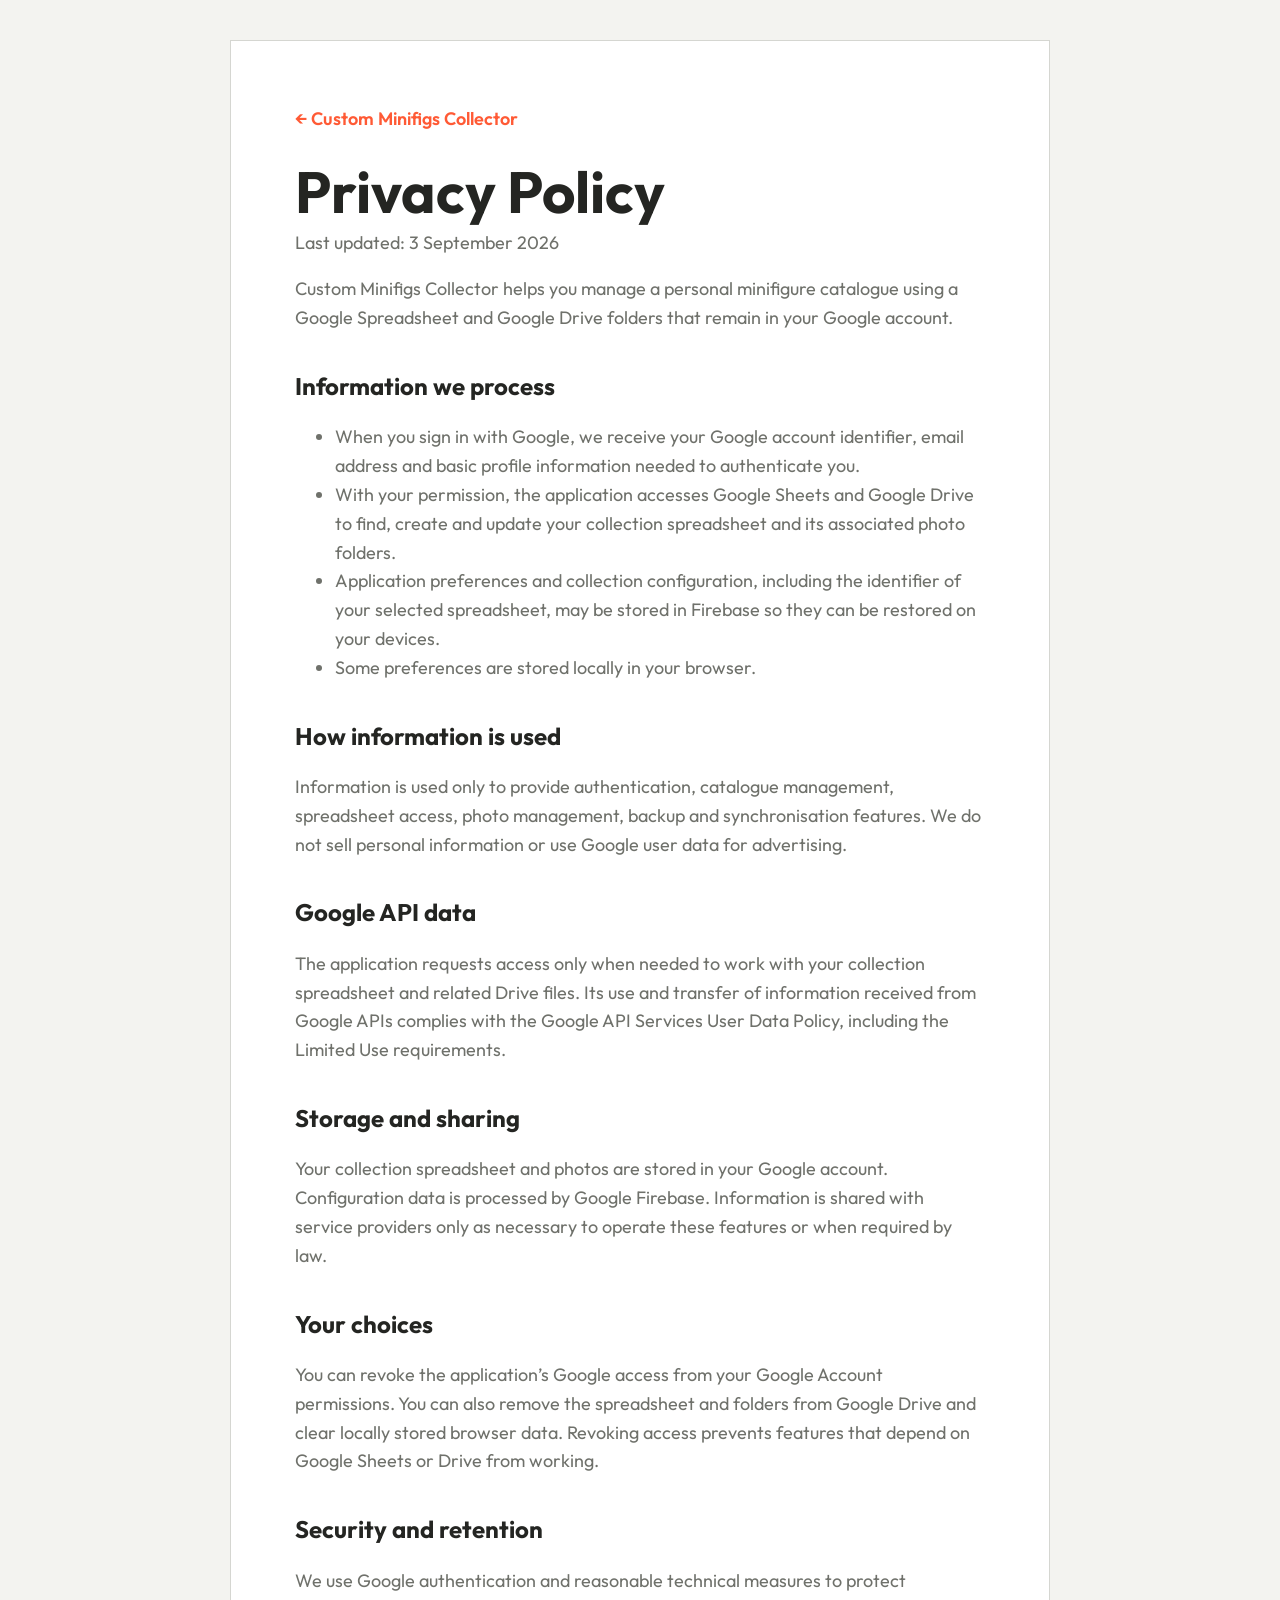
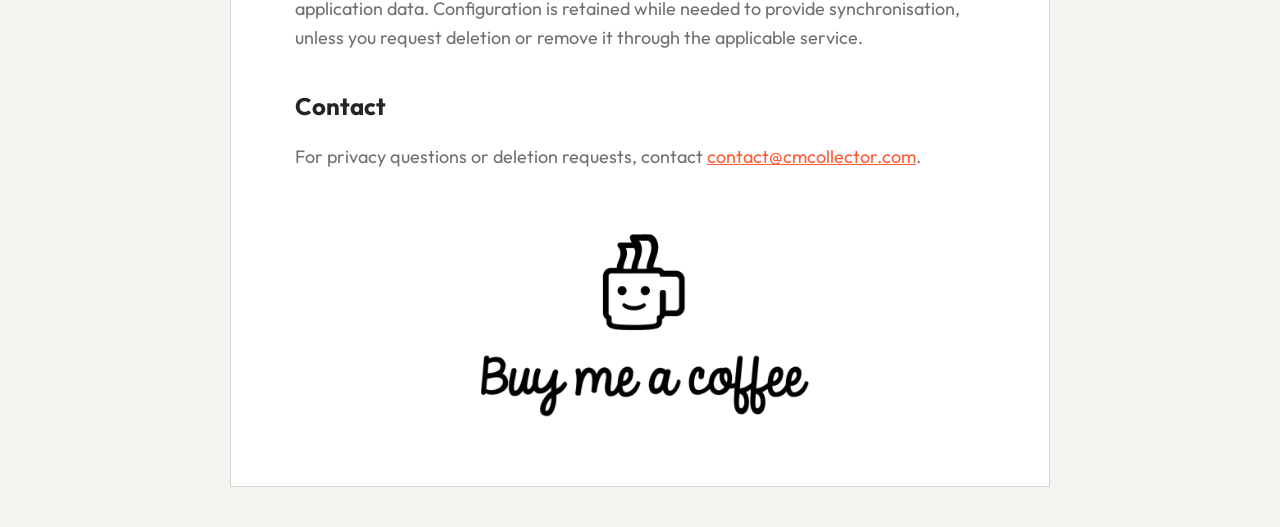
<file: privacy.html>
<!doctype html>
<html lang="en">
<head>
  <meta charset="utf-8">
  <meta name="viewport" content="width=device-width,initial-scale=1">
  <title>Privacy Policy — Custom Minifigs Collector</title>
  <link rel="preconnect" href="https://fonts.googleapis.com">
  <link rel="preconnect" href="https://fonts.gstatic.com" crossorigin>
  <link href="https://fonts.googleapis.com/css2?family=Outfit:wght@400;500;600;700&display=swap" rel="stylesheet">
  <script>
    (() => {
      const mobile = window.matchMedia('(max-width: 600px)');
      const applyTheme = () => {
        const device = mobile.matches ? 'mobile' : 'desktop';
        const user = localStorage.getItem('minifig-google-user-id') || 'anonymous';
        const saved = localStorage.getItem(`minifig-theme-${device}-${user}`)
          ?? localStorage.getItem(`minifig-theme-${device}`)
          ?? localStorage.getItem('minifig-theme')
          ?? 'light';
        document.documentElement.classList.toggle('dark', saved === 'dark');
      };
      applyTheme();
      mobile.addEventListener('change', applyTheme);
      window.addEventListener('storage', applyTheme);
    })();
  </script>
  <style>
    :root{color-scheme:light;--accent:#ff5a35;--paper:#fff;--ink:#242522;--muted:#6f716b;--line:#d5d6d1;--bg:#f3f3f0}:root.dark{color-scheme:dark;--paper:#282a26;--ink:#f4f4ef;--muted:#c5c6bf;--line:#4b4d47;--bg:#1c1e1b}*{box-sizing:border-box}body{margin:0;background:var(--bg);color:var(--ink);font:18px/1.6 Outfit,Arial,sans-serif}main{width:min(820px,calc(100% - 32px));margin:40px auto;padding:clamp(28px,6vw,64px);border:1px solid var(--line);background:var(--paper)}h1{margin:0 0 6px;font-size:clamp(36px,7vw,58px);line-height:1.05}h2{margin:34px 0 8px;font-size:24px}p,li{color:var(--muted)}a{color:var(--accent)}.updated{margin-top:0}.back{display:inline-block;margin-bottom:28px;text-decoration:none;font-weight:600}.policy-support{display:flex;justify-content:center;margin:40px 0 0}.policy-support img{display:block;width:min(100%,420px);height:auto}.policy-support .dark-art{display:none}:root.dark .policy-support .light-art{display:none}:root.dark .policy-support .dark-art{display:block}
  </style>
</head>
<body>
  <main>
    <a class="back" href="/">← Custom Minifigs Collector</a>
    <h1>Privacy Policy</h1>
    <p class="updated">Last updated: 3 September 2026</p>

    <p>Custom Minifigs Collector helps you manage a personal minifigure catalogue using a Google Spreadsheet and Google Drive folders that remain in your Google account.</p>

    <h2>Information we process</h2>
    <ul>
      <li>When you sign in with Google, we receive your Google account identifier, email address and basic profile information needed to authenticate you.</li>
      <li>With your permission, the application accesses Google Sheets and Google Drive to find, create and update your collection spreadsheet and its associated photo folders.</li>
      <li>Application preferences and collection configuration, including the identifier of your selected spreadsheet, may be stored in Firebase so they can be restored on your devices.</li>
      <li>Some preferences are stored locally in your browser.</li>
    </ul>

    <h2>How information is used</h2>
    <p>Information is used only to provide authentication, catalogue management, spreadsheet access, photo management, backup and synchronisation features. We do not sell personal information or use Google user data for advertising.</p>

    <h2>Google API data</h2>
    <p>The application requests access only when needed to work with your collection spreadsheet and related Drive files. Its use and transfer of information received from Google APIs complies with the Google API Services User Data Policy, including the Limited Use requirements.</p>

    <h2>Storage and sharing</h2>
    <p>Your collection spreadsheet and photos are stored in your Google account. Configuration data is processed by Google Firebase. Information is shared with service providers only as necessary to operate these features or when required by law.</p>

    <h2>Your choices</h2>
    <p>You can revoke the application’s Google access from your Google Account permissions. You can also remove the spreadsheet and folders from Google Drive and clear locally stored browser data. Revoking access prevents features that depend on Google Sheets or Drive from working.</p>

    <h2>Security and retention</h2>
    <p>We use Google authentication and reasonable technical measures to protect application data. Configuration is retained while needed to provide synchronisation, unless you request deletion or remove it through the applicable service.</p>

    <h2>Contact</h2>
    <p>For privacy questions or deletion requests, contact <a href="mailto:contact@cmcollector.com">contact@cmcollector.com</a>.</p>

    <div class="policy-support">
      <img class="light-art" src="buymecoffee.png?v=2" width="1024" height="512" alt="Buy me a coffee">
      <img class="dark-art" src="buymecoffee-inverted.png?v=2" width="1024" height="512" alt="Buy me a coffee">
    </div>
  </main>
</body>
</html>
</file>
